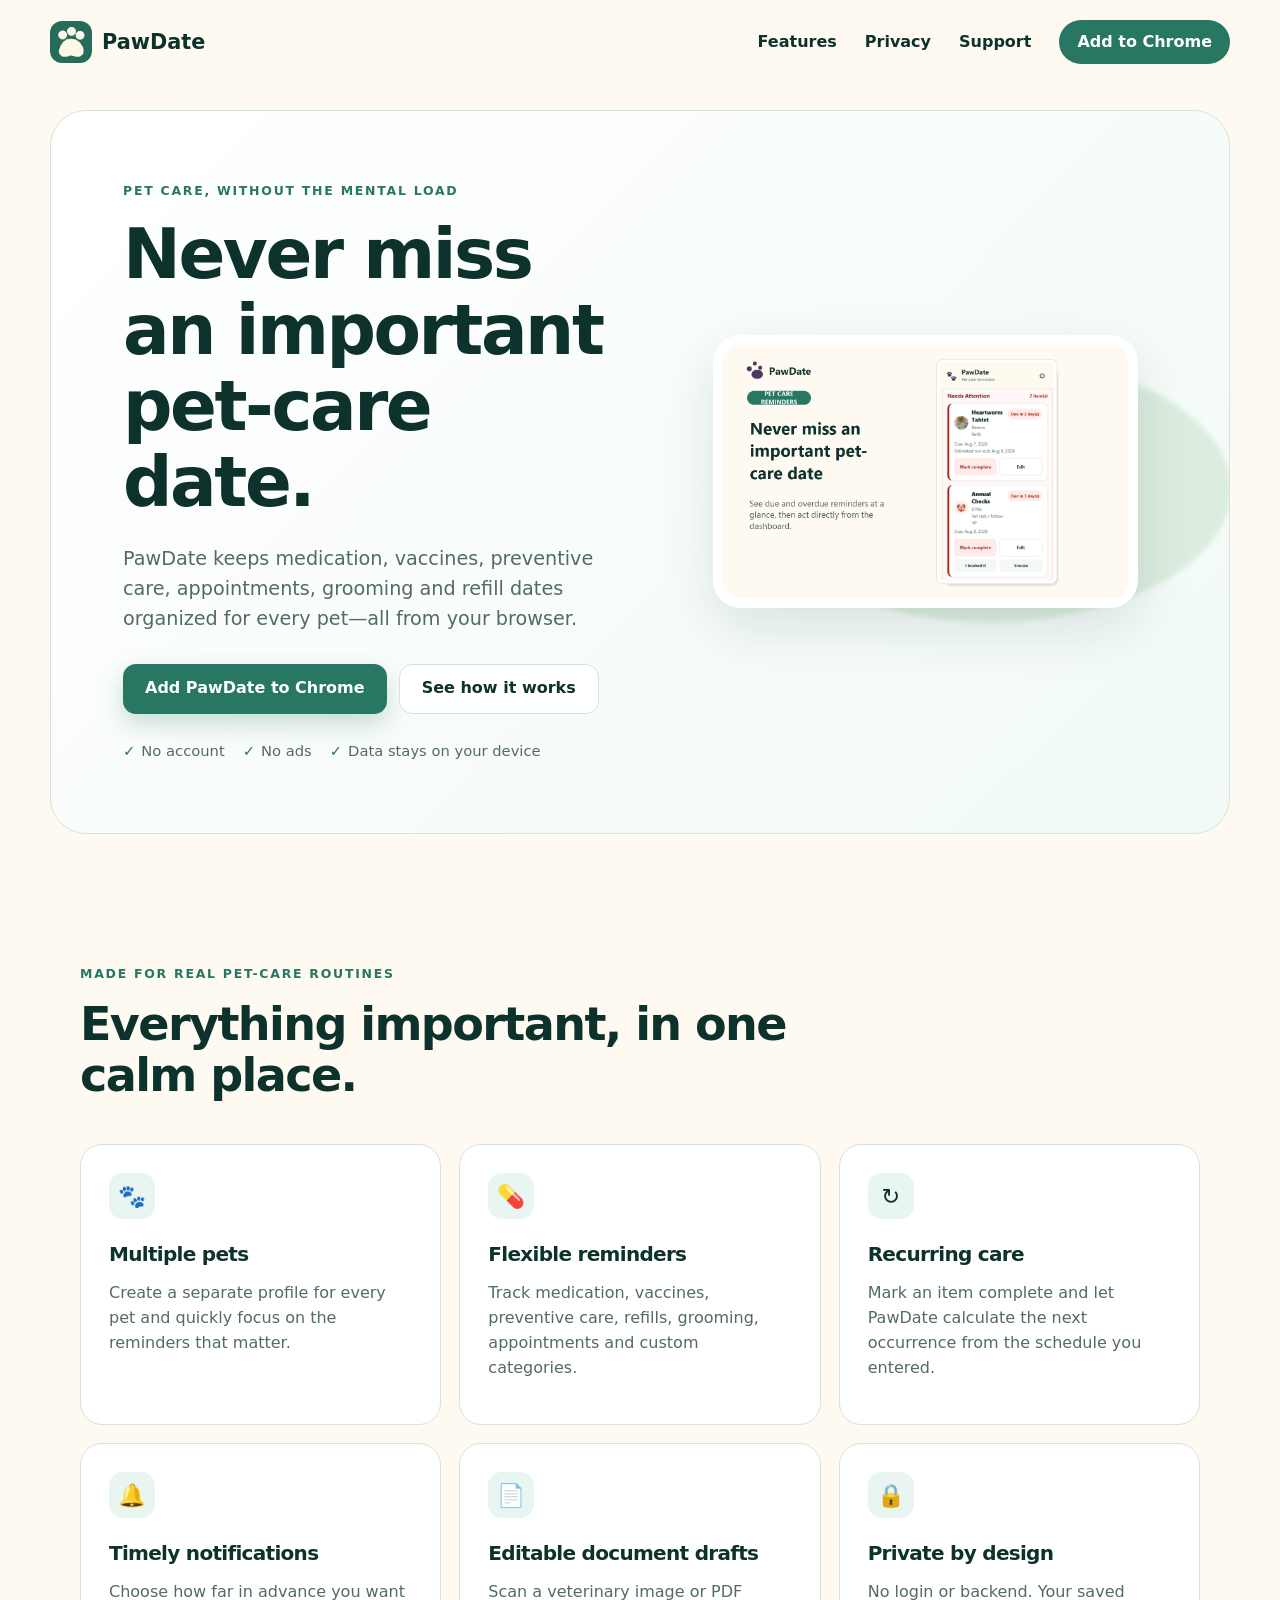
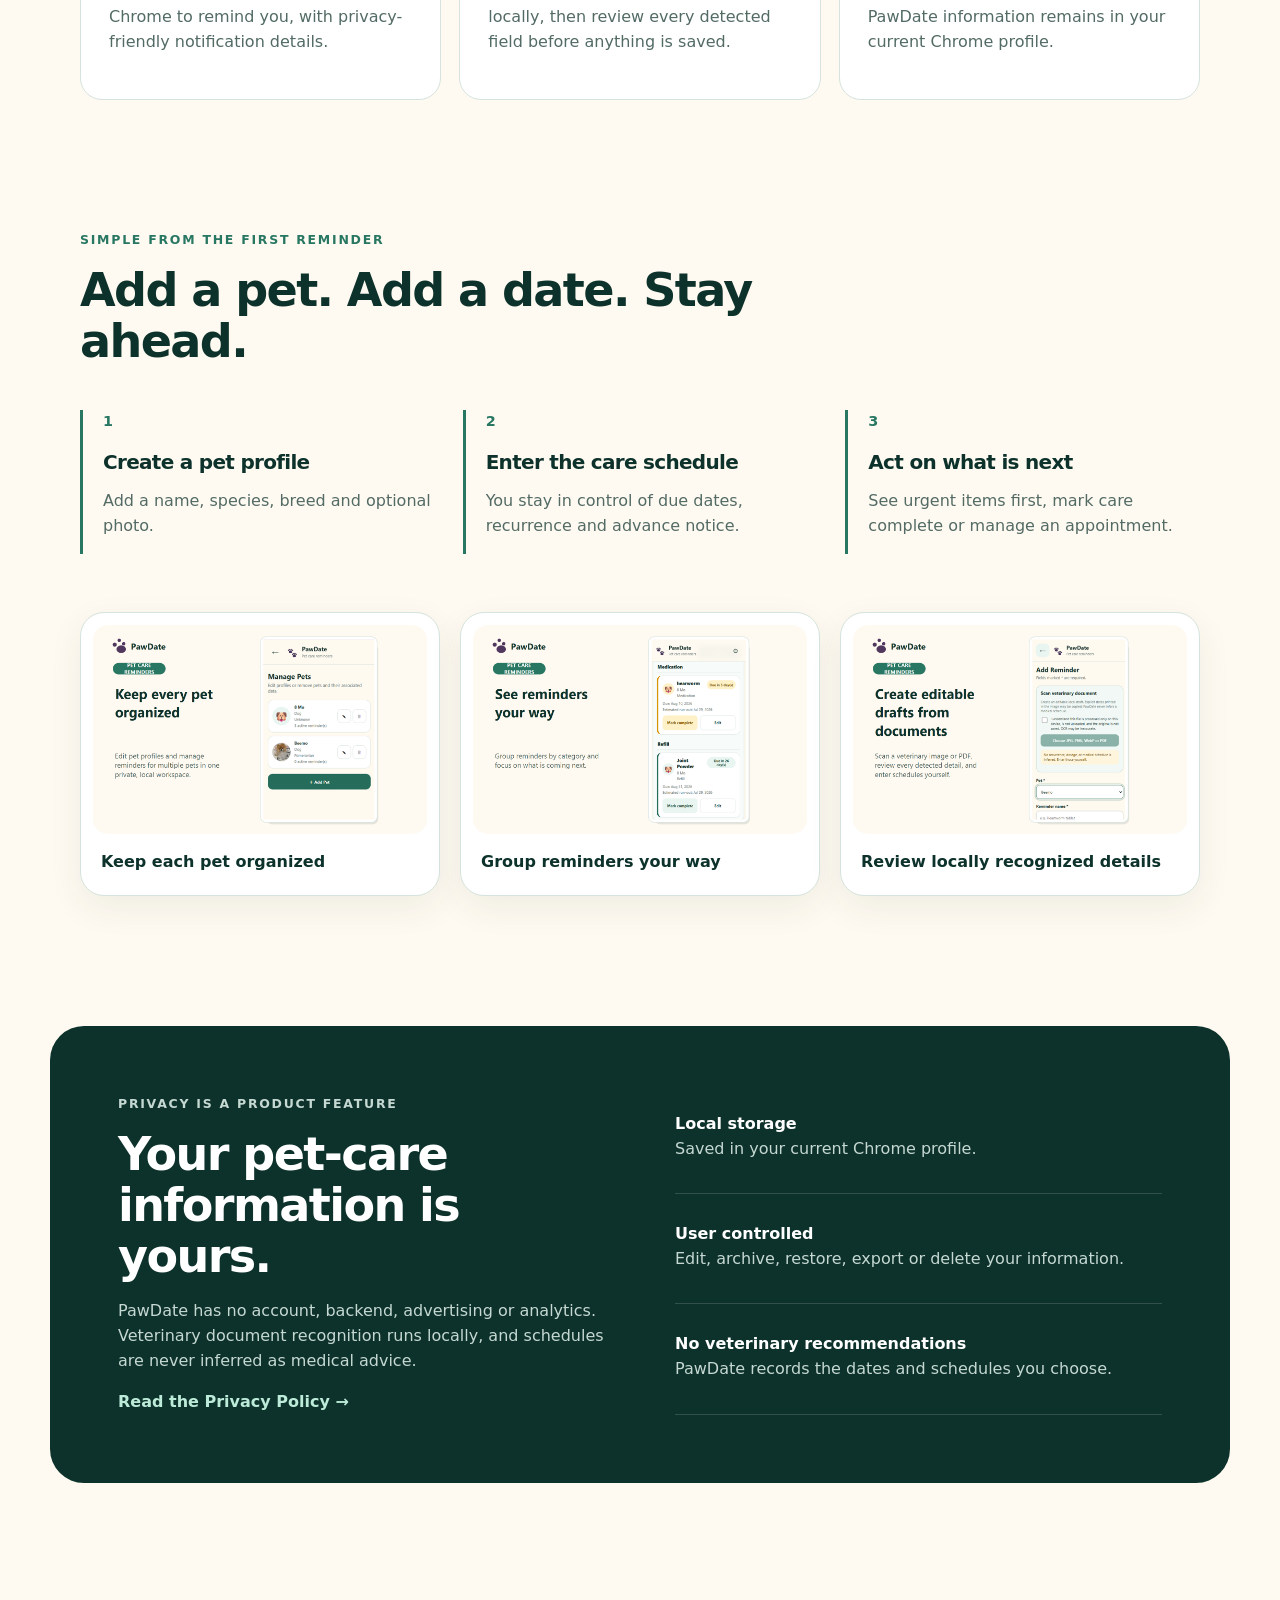
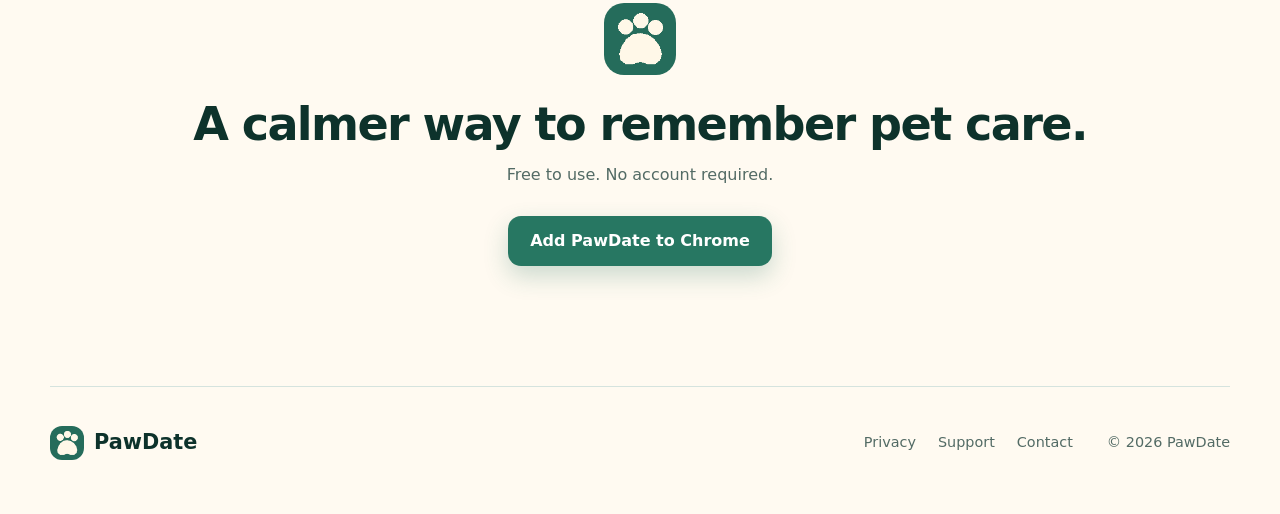
<file: index.html>
<!doctype html>
<html lang="en">
<head>
  <meta charset="utf-8">
  <meta name="viewport" content="width=device-width, initial-scale=1">
  <title>PawDate — Private pet-care reminders in Chrome</title>
  <meta name="description" content="Track pet medication, vaccines, preventive care, appointments, grooming and refill dates. No account, no ads, and your information stays on your device.">
  <meta name="theme-color" content="#277762">
  <link rel="icon" href="assets/icon-128.png">
  <link rel="stylesheet" href="styles.css">
</head>
<body>
  <header class="site-header">
    <a class="brand" href="./" aria-label="PawDate home">
      <img src="assets/icon-128.png" alt="" width="42" height="42">
      <span>PawDate</span>
    </a>
    <nav aria-label="Main navigation">
      <a href="#features">Features</a>
      <a href="#privacy">Privacy</a>
      <a href="support/">Support</a>
      <a class="nav-cta" href="https://chromewebstore.google.com/detail/pawdate/nemfkgfkchkibljjbjngcbaaoaieecef" target="_blank" rel="noopener">Add to Chrome</a>
    </nav>
  </header>

  <main>
    <section class="hero">
      <div class="hero-copy">
        <p class="eyebrow">PET CARE, WITHOUT THE MENTAL LOAD</p>
        <h1>Never miss an important pet-care date.</h1>
        <p class="hero-text">PawDate keeps medication, vaccines, preventive care, appointments, grooming and refill dates organized for every pet—all from your browser.</p>
        <div class="hero-actions">
          <a class="button primary" href="https://chromewebstore.google.com/detail/pawdate/nemfkgfkchkibljjbjngcbaaoaieecef" target="_blank" rel="noopener">Add PawDate to Chrome</a>
          <a class="button secondary" href="#how-it-works">See how it works</a>
        </div>
        <ul class="trust-list" aria-label="PawDate benefits">
          <li>No account</li>
          <li>No ads</li>
          <li>Data stays on your device</li>
        </ul>
      </div>
      <div class="hero-visual">
        <img src="assets/screenshots/reminders.png" alt="PawDate dashboard showing upcoming and overdue pet-care reminders">
      </div>
    </section>

    <section class="section" id="features">
      <div class="section-heading">
        <p class="eyebrow">MADE FOR REAL PET-CARE ROUTINES</p>
        <h2>Everything important, in one calm place.</h2>
      </div>
      <div class="feature-grid">
        <article class="feature-card"><span class="feature-icon">🐾</span><h3>Multiple pets</h3><p>Create a separate profile for every pet and quickly focus on the reminders that matter.</p></article>
        <article class="feature-card"><span class="feature-icon">💊</span><h3>Flexible reminders</h3><p>Track medication, vaccines, preventive care, refills, grooming, appointments and custom categories.</p></article>
        <article class="feature-card"><span class="feature-icon">↻</span><h3>Recurring care</h3><p>Mark an item complete and let PawDate calculate the next occurrence from the schedule you entered.</p></article>
        <article class="feature-card"><span class="feature-icon">🔔</span><h3>Timely notifications</h3><p>Choose how far in advance you want Chrome to remind you, with privacy-friendly notification details.</p></article>
        <article class="feature-card"><span class="feature-icon">📄</span><h3>Editable document drafts</h3><p>Scan a veterinary image or PDF locally, then review every detected field before anything is saved.</p></article>
        <article class="feature-card"><span class="feature-icon">🔒</span><h3>Private by design</h3><p>No login or backend. Your saved PawDate information remains in your current Chrome profile.</p></article>
      </div>
    </section>

    <section class="section showcase" id="how-it-works">
      <div class="section-heading">
        <p class="eyebrow">SIMPLE FROM THE FIRST REMINDER</p>
        <h2>Add a pet. Add a date. Stay ahead.</h2>
      </div>
      <div class="steps">
        <article><span>1</span><h3>Create a pet profile</h3><p>Add a name, species, breed and optional photo.</p></article>
        <article><span>2</span><h3>Enter the care schedule</h3><p>You stay in control of due dates, recurrence and advance notice.</p></article>
        <article><span>3</span><h3>Act on what is next</h3><p>See urgent items first, mark care complete or manage an appointment.</p></article>
      </div>
      <div class="screenshot-grid">
        <figure><img src="assets/screenshots/pets.png" alt="PawDate pet management screen"><figcaption>Keep each pet organized</figcaption></figure>
        <figure><img src="assets/screenshots/categories.png" alt="PawDate reminders grouped by category"><figcaption>Group reminders your way</figcaption></figure>
        <figure><img src="assets/screenshots/document.png" alt="PawDate veterinary document scanning form"><figcaption>Review locally recognized details</figcaption></figure>
      </div>
    </section>

    <section class="privacy-section" id="privacy">
      <div>
        <p class="eyebrow">PRIVACY IS A PRODUCT FEATURE</p>
        <h2>Your pet-care information is yours.</h2>
        <p>PawDate has no account, backend, advertising or analytics. Veterinary document recognition runs locally, and schedules are never inferred as medical advice.</p>
        <a class="text-link" href="privacy/">Read the Privacy Policy →</a>
      </div>
      <div class="privacy-points">
        <p><strong>Local storage</strong><br>Saved in your current Chrome profile.</p>
        <p><strong>User controlled</strong><br>Edit, archive, restore, export or delete your information.</p>
        <p><strong>No veterinary recommendations</strong><br>PawDate records the dates and schedules you choose.</p>
      </div>
    </section>

    <section class="final-cta">
      <img src="assets/icon-128.png" alt="" width="72" height="72">
      <h2>A calmer way to remember pet care.</h2>
      <p>Free to use. No account required.</p>
      <a class="button primary" href="https://chromewebstore.google.com/detail/pawdate/nemfkgfkchkibljjbjngcbaaoaieecef" target="_blank" rel="noopener">Add PawDate to Chrome</a>
    </section>
  </main>

  <footer>
    <div class="brand footer-brand"><img src="assets/icon-128.png" alt="" width="34" height="34"><span>PawDate</span></div>
    <div class="footer-links"><a href="privacy/">Privacy</a><a href="support/">Support</a><a href="mailto:coraiskoala@gmail.com">Contact</a></div>
    <p>© <span id="year">2026</span> PawDate</p>
  </footer>
  <script src="script.js"></script>
</body>
</html>
</file>
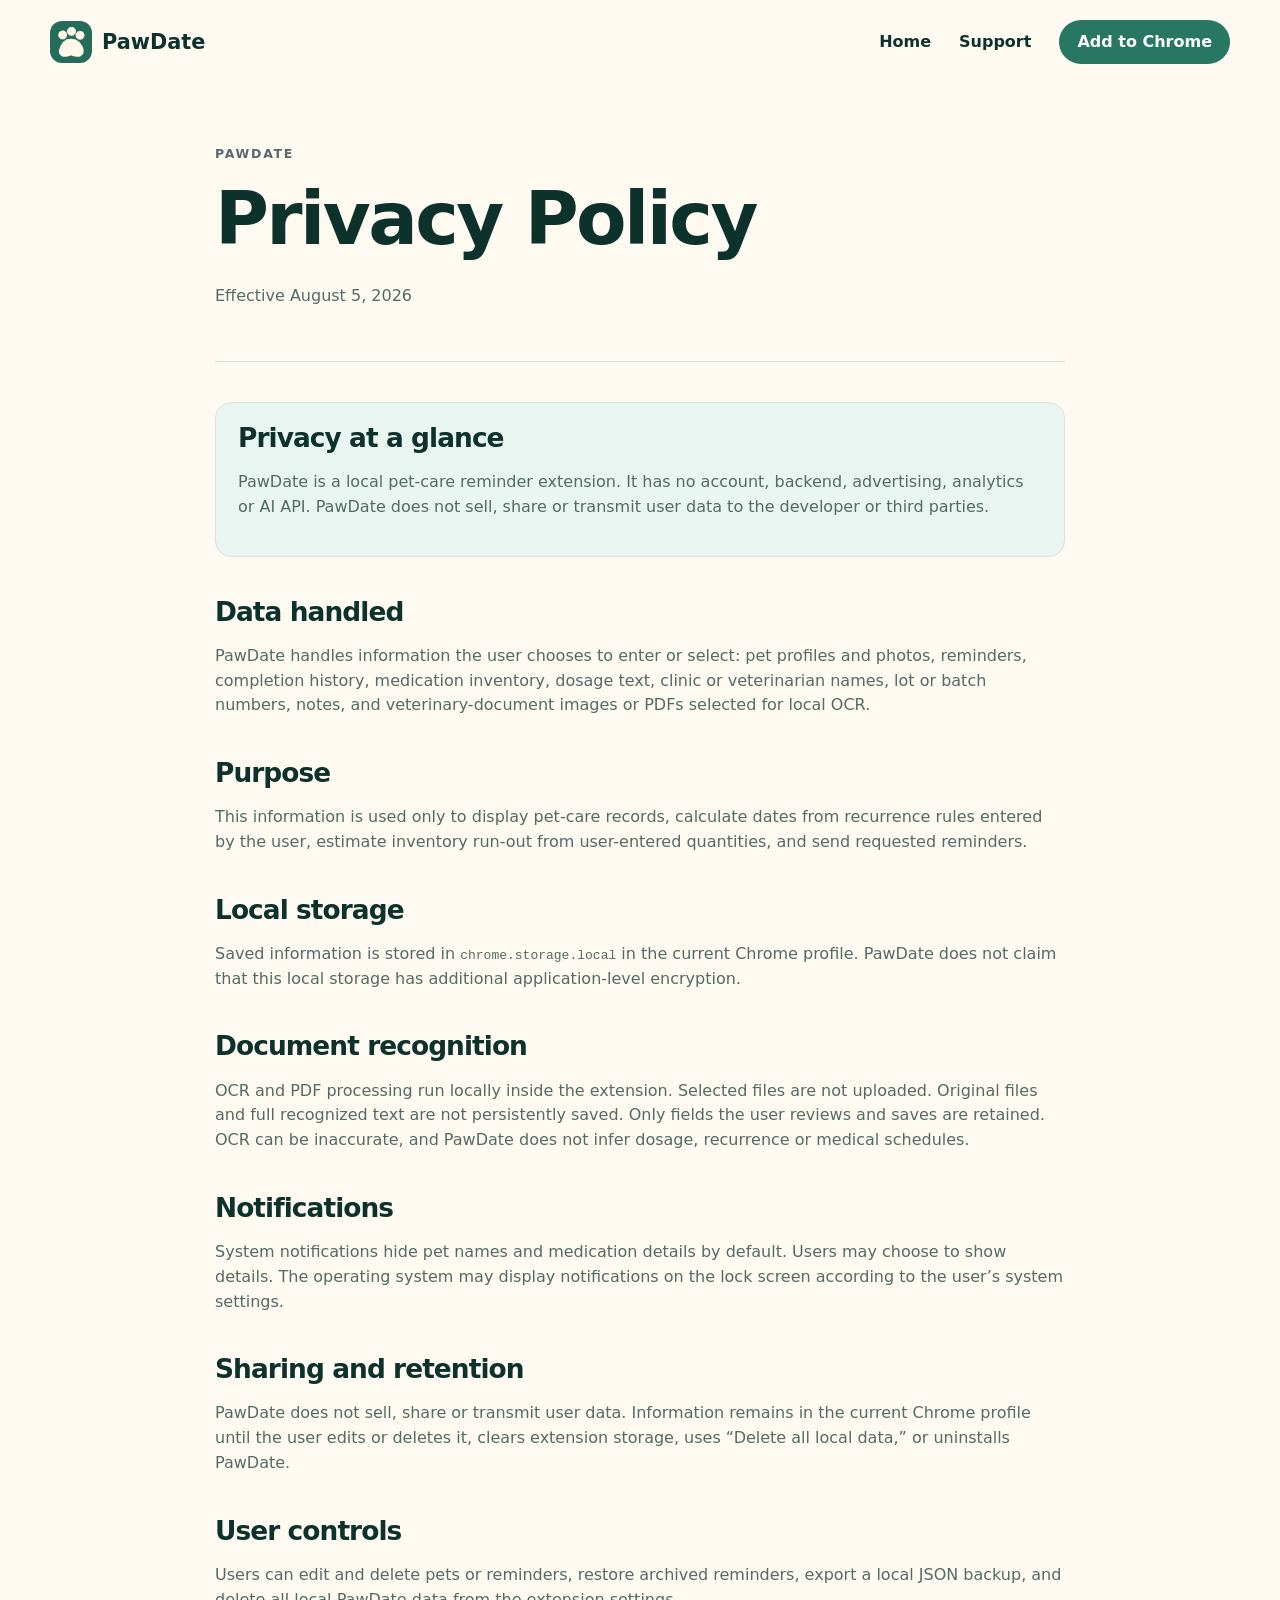
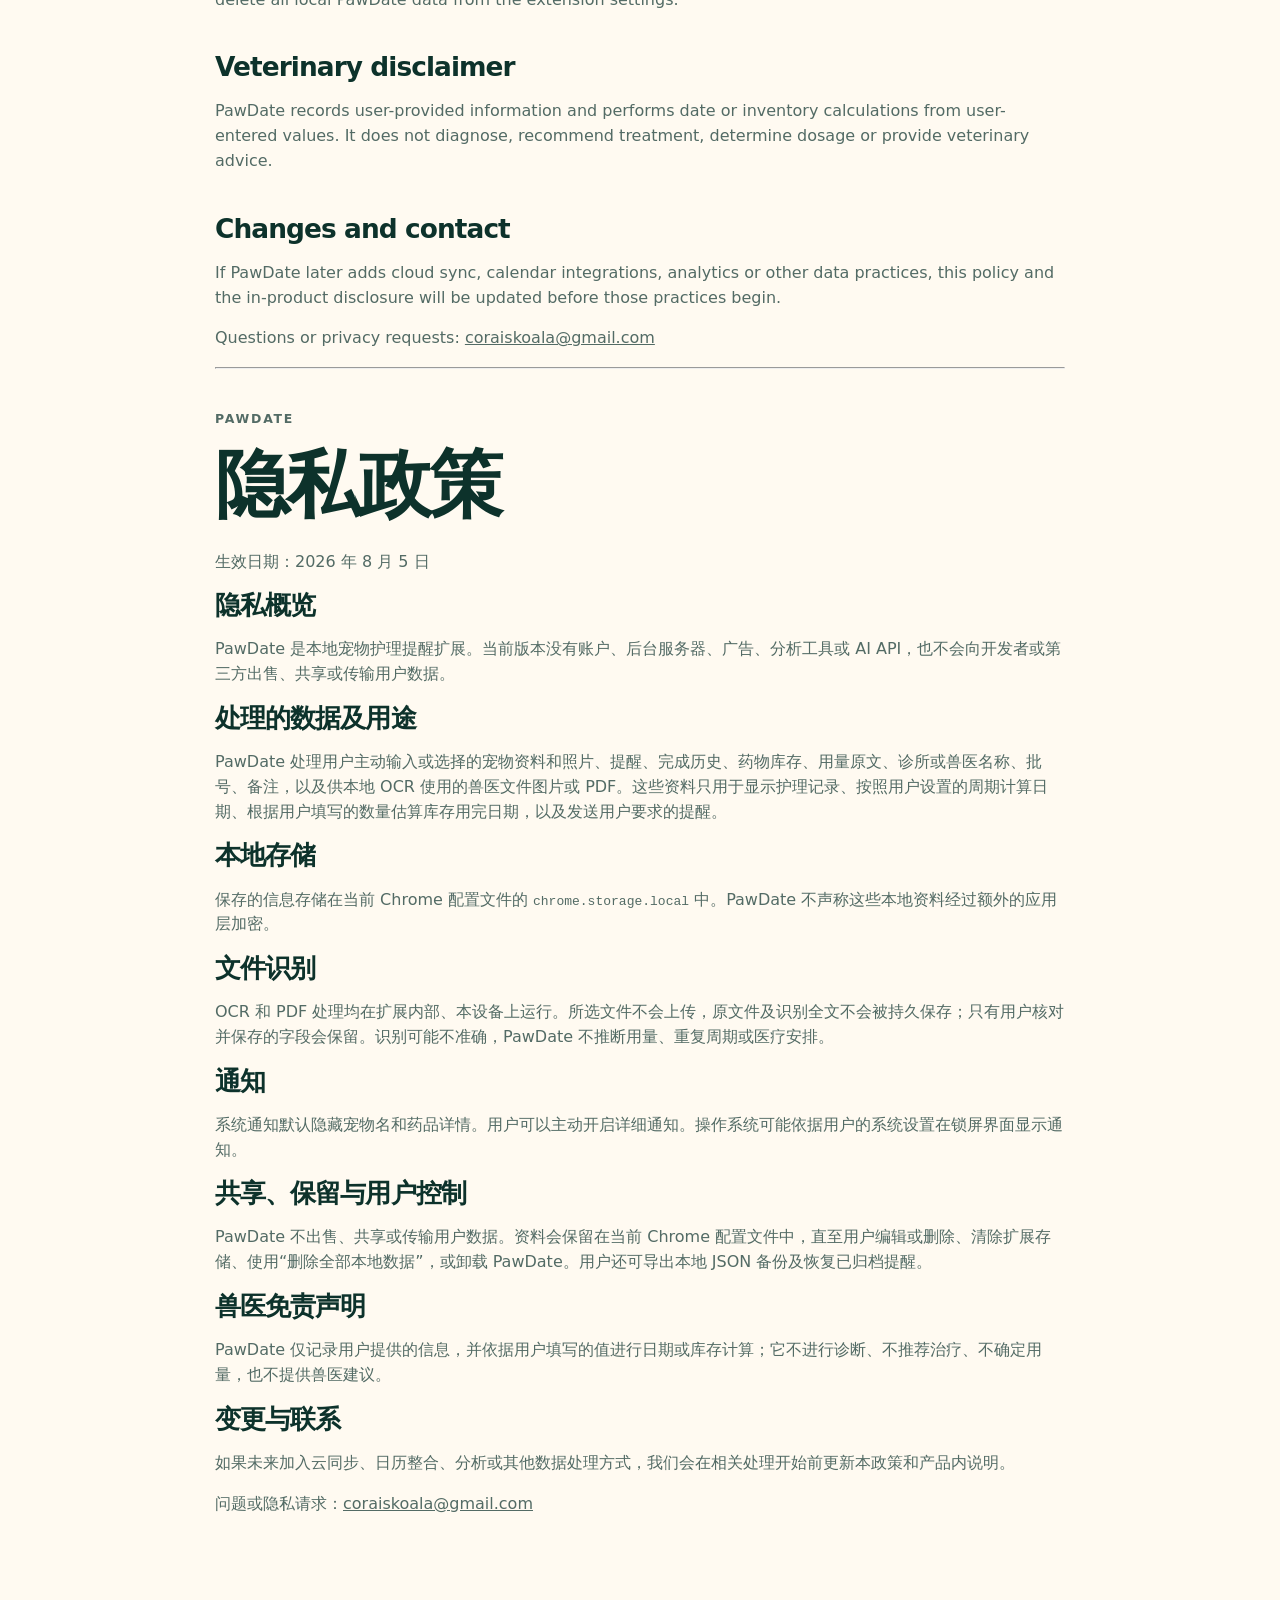
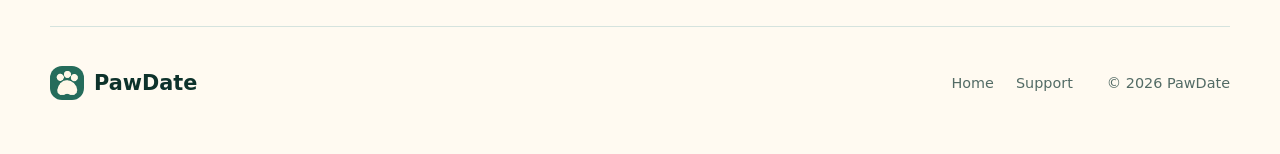
<file: privacy/index.html>
<!doctype html>
<html lang="en">
<head>
  <meta charset="utf-8">
  <meta name="viewport" content="width=device-width, initial-scale=1">
  <title>Privacy Policy — PawDate</title>
  <meta name="description" content="How the PawDate Chrome extension handles local pet-care information.">
  <link rel="icon" href="../assets/icon-128.png">
  <link rel="stylesheet" href="../styles.css">
</head>
<body>
  <header class="site-header"><a class="brand" href="../"><img src="../assets/icon-128.png" alt="" width="42" height="42"><span>PawDate</span></a><nav aria-label="Main navigation"><a href="../">Home</a><a href="../support/">Support</a><a class="nav-cta" href="https://chromewebstore.google.com/detail/pawdate/nemfkgfkchkibljjbjngcbaaoaieecef" target="_blank" rel="noopener">Add to Chrome</a></nav></header>
  <main class="page-shell">
    <header class="page-intro"><p class="eyebrow">PAWDATE</p><h1>Privacy Policy</h1><p>Effective August 5, 2026</p></header>
    <section class="notice"><h2>Privacy at a glance</h2><p>PawDate is a local pet-care reminder extension. It has no account, backend, advertising, analytics or AI API. PawDate does not sell, share or transmit user data to the developer or third parties.</p></section>
    <section><h2>Data handled</h2><p>PawDate handles information the user chooses to enter or select: pet profiles and photos, reminders, completion history, medication inventory, dosage text, clinic or veterinarian names, lot or batch numbers, notes, and veterinary-document images or PDFs selected for local OCR.</p></section>
    <section><h2>Purpose</h2><p>This information is used only to display pet-care records, calculate dates from recurrence rules entered by the user, estimate inventory run-out from user-entered quantities, and send requested reminders.</p></section>
    <section><h2>Local storage</h2><p>Saved information is stored in <code>chrome.storage.local</code> in the current Chrome profile. PawDate does not claim that this local storage has additional application-level encryption.</p></section>
    <section><h2>Document recognition</h2><p>OCR and PDF processing run locally inside the extension. Selected files are not uploaded. Original files and full recognized text are not persistently saved. Only fields the user reviews and saves are retained. OCR can be inaccurate, and PawDate does not infer dosage, recurrence or medical schedules.</p></section>
    <section><h2>Notifications</h2><p>System notifications hide pet names and medication details by default. Users may choose to show details. The operating system may display notifications on the lock screen according to the user’s system settings.</p></section>
    <section><h2>Sharing and retention</h2><p>PawDate does not sell, share or transmit user data. Information remains in the current Chrome profile until the user edits or deletes it, clears extension storage, uses “Delete all local data,” or uninstalls PawDate.</p></section>
    <section><h2>User controls</h2><p>Users can edit and delete pets or reminders, restore archived reminders, export a local JSON backup, and delete all local PawDate data from the extension settings.</p></section>
    <section><h2>Veterinary disclaimer</h2><p>PawDate records user-provided information and performs date or inventory calculations from user-entered values. It does not diagnose, recommend treatment, determine dosage or provide veterinary advice.</p></section>
    <section><h2>Changes and contact</h2><p>If PawDate later adds cloud sync, calendar integrations, analytics or other data practices, this policy and the in-product disclosure will be updated before those practices begin.</p><p>Questions or privacy requests: <a href="mailto:coraiskoala@gmail.com">coraiskoala@gmail.com</a></p></section>
    <hr>
    <section lang="zh-CN"><p class="eyebrow">PAWDATE</p><h1>隐私政策</h1><p>生效日期：2026 年 8 月 5 日</p><h2>隐私概览</h2><p>PawDate 是本地宠物护理提醒扩展。当前版本没有账户、后台服务器、广告、分析工具或 AI API，也不会向开发者或第三方出售、共享或传输用户数据。</p><h2>处理的数据及用途</h2><p>PawDate 处理用户主动输入或选择的宠物资料和照片、提醒、完成历史、药物库存、用量原文、诊所或兽医名称、批号、备注，以及供本地 OCR 使用的兽医文件图片或 PDF。这些资料只用于显示护理记录、按照用户设置的周期计算日期、根据用户填写的数量估算库存用完日期，以及发送用户要求的提醒。</p><h2>本地存储</h2><p>保存的信息存储在当前 Chrome 配置文件的 <code>chrome.storage.local</code> 中。PawDate 不声称这些本地资料经过额外的应用层加密。</p><h2>文件识别</h2><p>OCR 和 PDF 处理均在扩展内部、本设备上运行。所选文件不会上传，原文件及识别全文不会被持久保存；只有用户核对并保存的字段会保留。识别可能不准确，PawDate 不推断用量、重复周期或医疗安排。</p><h2>通知</h2><p>系统通知默认隐藏宠物名和药品详情。用户可以主动开启详细通知。操作系统可能依据用户的系统设置在锁屏界面显示通知。</p><h2>共享、保留与用户控制</h2><p>PawDate 不出售、共享或传输用户数据。资料会保留在当前 Chrome 配置文件中，直至用户编辑或删除、清除扩展存储、使用“删除全部本地数据”，或卸载 PawDate。用户还可导出本地 JSON 备份及恢复已归档提醒。</p><h2>兽医免责声明</h2><p>PawDate 仅记录用户提供的信息，并依据用户填写的值进行日期或库存计算；它不进行诊断、不推荐治疗、不确定用量，也不提供兽医建议。</p><h2>变更与联系</h2><p>如果未来加入云同步、日历整合、分析或其他数据处理方式，我们会在相关处理开始前更新本政策和产品内说明。</p><p>问题或隐私请求：<a href="mailto:coraiskoala@gmail.com">coraiskoala@gmail.com</a></p></section>
  </main>
  <footer><div class="brand footer-brand"><img src="../assets/icon-128.png" alt="" width="34" height="34"><span>PawDate</span></div><div class="footer-links"><a href="../">Home</a><a href="../support/">Support</a></div><p>© 2026 PawDate</p></footer>
</body>
</html>
</file>
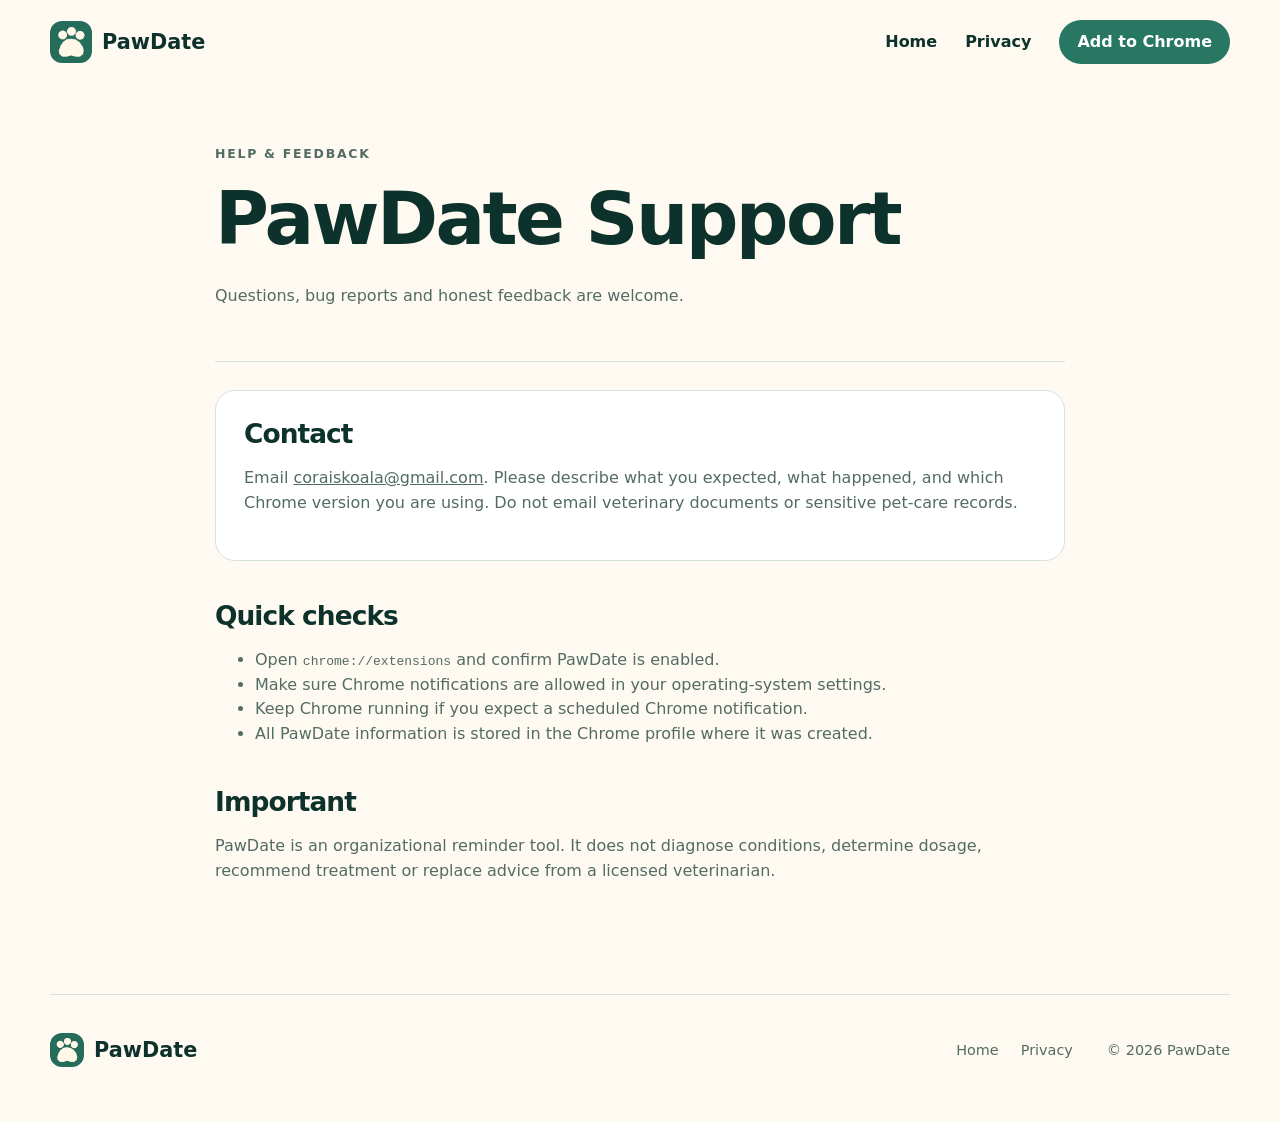
<file: support/index.html>
<!doctype html>
<html lang="en">
<head>
  <meta charset="utf-8">
  <meta name="viewport" content="width=device-width, initial-scale=1">
  <title>Support — PawDate</title>
  <meta name="description" content="Get help with the PawDate Chrome extension.">
  <link rel="icon" href="../assets/icon-128.png">
  <link rel="stylesheet" href="../styles.css">
</head>
<body>
  <header class="site-header"><a class="brand" href="../"><img src="../assets/icon-128.png" alt="" width="42" height="42"><span>PawDate</span></a><nav aria-label="Main navigation"><a href="../">Home</a><a href="../privacy/">Privacy</a><a class="nav-cta" href="https://chromewebstore.google.com/detail/pawdate/nemfkgfkchkibljjbjngcbaaoaieecef" target="_blank" rel="noopener">Add to Chrome</a></nav></header>
  <main class="page-shell">
    <header class="page-intro"><p class="eyebrow">HELP & FEEDBACK</p><h1>PawDate Support</h1><p>Questions, bug reports and honest feedback are welcome.</p></header>
    <div class="support-card"><h2>Contact</h2><p>Email <a href="mailto:coraiskoala@gmail.com?subject=PawDate%20Support">coraiskoala@gmail.com</a>. Please describe what you expected, what happened, and which Chrome version you are using. Do not email veterinary documents or sensitive pet-care records.</p></div>
    <section><h2>Quick checks</h2><ul><li>Open <code>chrome://extensions</code> and confirm PawDate is enabled.</li><li>Make sure Chrome notifications are allowed in your operating-system settings.</li><li>Keep Chrome running if you expect a scheduled Chrome notification.</li><li>All PawDate information is stored in the Chrome profile where it was created.</li></ul></section>
    <section><h2>Important</h2><p>PawDate is an organizational reminder tool. It does not diagnose conditions, determine dosage, recommend treatment or replace advice from a licensed veterinarian.</p></section>
  </main>
  <footer><div class="brand footer-brand"><img src="../assets/icon-128.png" alt="" width="34" height="34"><span>PawDate</span></div><div class="footer-links"><a href="../">Home</a><a href="../privacy/">Privacy</a></div><p>© 2026 PawDate</p></footer>
</body>
</html>
</file>
<file: styles.css>
:root {
  --ink: #0d322b;
  --muted: #536b65;
  --green: #277762;
  --green-dark: #185845;
  --mint: #e9f5f0;
  --cream: #fffaf1;
  --paper: #ffffff;
  --line: #d5e3de;
  --purple: #50375e;
  --shadow: 0 20px 55px rgba(13, 50, 43, .12);
}

* { box-sizing: border-box; }
html { scroll-behavior: smooth; }
body { margin: 0; color: var(--ink); background: var(--cream); font-family: Inter, ui-sans-serif, system-ui, -apple-system, BlinkMacSystemFont, "Segoe UI", sans-serif; line-height: 1.55; }
a { color: inherit; }
img { max-width: 100%; display: block; }
.site-header { width: min(1180px, calc(100% - 40px)); margin: 0 auto; min-height: 84px; display: flex; align-items: center; justify-content: space-between; gap: 24px; }
.brand { display: inline-flex; align-items: center; gap: 10px; font-size: 1.3rem; font-weight: 800; text-decoration: none; }
.brand img { border-radius: 12px; }
nav { display: flex; align-items: center; gap: 28px; }
nav a { font-weight: 650; text-decoration: none; }
nav a:hover, .footer-links a:hover { color: var(--green); }
.nav-cta { padding: 10px 18px; color: white; background: var(--green); border-radius: 999px; }
.hero { width: min(1180px, calc(100% - 40px)); margin: 26px auto 0; padding: 70px 72px; min-height: 650px; display: grid; grid-template-columns: 1.04fr .96fr; align-items: center; gap: 70px; background: linear-gradient(135deg, #fff 0%, #f1faf6 100%); border: 1px solid var(--line); border-radius: 36px; overflow: hidden; }
.eyebrow { margin: 0 0 16px; color: var(--green); font-size: .78rem; font-weight: 850; letter-spacing: .14em; }
h1, h2, h3 { margin-top: 0; line-height: 1.1; letter-spacing: -.035em; }
h1 { margin-bottom: 24px; font-size: clamp(3rem, 5.4vw, 5.4rem); }
h2 { margin-bottom: 18px; font-size: clamp(2.1rem, 3.6vw, 3.7rem); }
h3 { margin-bottom: 10px; font-size: 1.25rem; }
.hero-text { max-width: 620px; margin: 0 0 30px; color: var(--muted); font-size: 1.2rem; }
.hero-actions { display: flex; flex-wrap: wrap; gap: 12px; }
.button { display: inline-flex; min-height: 50px; align-items: center; justify-content: center; padding: 0 22px; border-radius: 13px; font-weight: 800; text-decoration: none; transition: transform .18s ease, box-shadow .18s ease; }
.button:hover { transform: translateY(-2px); }
.primary { color: #fff; background: var(--green); box-shadow: 0 10px 25px rgba(39, 119, 98, .24); }
.primary:hover { background: var(--green-dark); }
.secondary { background: #fff; border: 1px solid var(--line); }
.trust-list { padding: 0; margin: 26px 0 0; display: flex; flex-wrap: wrap; gap: 18px; color: var(--muted); list-style: none; font-size: .92rem; }
.trust-list li::before { content: "✓"; margin-right: 6px; color: var(--green); font-weight: 900; }
.hero-visual { position: relative; }
.hero-visual::before { content: ""; position: absolute; inset: 8% -16% -5% 12%; background: #dceddf; border-radius: 50%; filter: blur(2px); }
.hero-visual img { position: relative; margin: auto; width: min(100%, 425px); border: 10px solid #fff; border-radius: 28px; box-shadow: var(--shadow); }
.section { width: min(1120px, calc(100% - 40px)); margin: 130px auto; }
.section-heading { max-width: 760px; margin-bottom: 44px; }
.feature-grid { display: grid; grid-template-columns: repeat(3, 1fr); gap: 18px; }
.feature-card { padding: 28px; min-height: 225px; background: var(--paper); border: 1px solid var(--line); border-radius: 22px; }
.feature-card p, .steps p, .privacy-section p { color: var(--muted); }
.feature-icon { width: 46px; height: 46px; margin-bottom: 24px; display: grid; place-items: center; background: var(--mint); border-radius: 14px; font-size: 1.4rem; }
.steps { display: grid; grid-template-columns: repeat(3, 1fr); gap: 28px; margin-bottom: 58px; }
.steps article { padding-left: 20px; border-left: 3px solid var(--green); }
.steps span { display: block; margin-bottom: 18px; color: var(--green); font-size: .9rem; font-weight: 900; }
.screenshot-grid { display: grid; grid-template-columns: repeat(3, 1fr); gap: 20px; }
.screenshot-grid figure { margin: 0; padding: 12px; background: white; border: 1px solid var(--line); border-radius: 24px; box-shadow: 0 12px 35px rgba(13, 50, 43, .07); }
.screenshot-grid img { width: 100%; aspect-ratio: 1.6; object-fit: cover; object-position: center; border-radius: 15px; }
.screenshot-grid figcaption { padding: 16px 8px 8px; font-weight: 800; }
.privacy-section { width: min(1180px, calc(100% - 40px)); margin: 120px auto; padding: 68px; display: grid; grid-template-columns: 1fr 1fr; gap: 70px; background: var(--ink); color: white; border-radius: 34px; }
.privacy-section p { color: #c5d8d2; }
.privacy-points { display: grid; gap: 10px; }
.privacy-points p { margin: 0; padding: 18px 0; border-bottom: 1px solid rgba(255,255,255,.15); }
.privacy-points strong { color: white; }
.text-link { color: #bdebd9; font-weight: 800; text-decoration: none; }
.final-cta { width: min(900px, calc(100% - 40px)); margin: 120px auto; text-align: center; }
.final-cta img { margin: 0 auto 24px; border-radius: 20px; }
.final-cta p { margin: -4px 0 28px; color: var(--muted); }
footer { width: min(1180px, calc(100% - 40px)); margin: 0 auto; padding: 30px 0 46px; display: grid; grid-template-columns: 1fr auto auto; align-items: center; gap: 34px; border-top: 1px solid var(--line); color: var(--muted); font-size: .9rem; }
.footer-links { display: flex; gap: 22px; }
.footer-links a { text-decoration: none; }
.footer-brand { color: var(--ink); }

.page-shell { width: min(850px, calc(100% - 40px)); margin: 60px auto 110px; }
.page-shell .page-intro { padding-bottom: 36px; border-bottom: 1px solid var(--line); }
.page-shell h1 { font-size: clamp(2.8rem, 6vw, 4.6rem); }
.page-shell section { margin-top: 40px; }
.page-shell h2 { font-size: 1.65rem; }
.page-shell p, .page-shell li { color: var(--muted); }
.notice { padding: 20px 22px; background: var(--mint); border: 1px solid var(--line); border-radius: 16px; }
.support-card { margin-top: 28px; padding: 28px; background: white; border: 1px solid var(--line); border-radius: 20px; }

@media (max-width: 900px) {
  nav a:not(.nav-cta) { display: none; }
  .hero { padding: 48px 30px; grid-template-columns: 1fr; }
  .hero-copy { text-align: center; }
  .hero-text { margin-left: auto; margin-right: auto; }
  .hero-actions, .trust-list { justify-content: center; }
  .hero-visual img { width: min(82vw, 420px); }
  .feature-grid { grid-template-columns: repeat(2, 1fr); }
  .privacy-section { grid-template-columns: 1fr; gap: 30px; padding: 45px 30px; }
}

@media (max-width: 620px) {
  .site-header { width: min(100% - 24px, 1180px); }
  .brand { font-size: 1.1rem; }
  .nav-cta { padding: 9px 13px; font-size: .88rem; }
  .hero, .section, .privacy-section, .final-cta, footer { width: min(100% - 24px, 1180px); }
  .hero { margin-top: 8px; min-height: 0; border-radius: 24px; }
  h1 { font-size: 2.75rem; }
  .feature-grid, .steps, .screenshot-grid { grid-template-columns: 1fr; }
  .section { margin-top: 90px; margin-bottom: 90px; }
  footer { grid-template-columns: 1fr; text-align: center; }
  footer .brand, .footer-links { justify-content: center; }
}

@media (prefers-reduced-motion: reduce) {
  html { scroll-behavior: auto; }
  .button { transition: none; }
}
</file>
